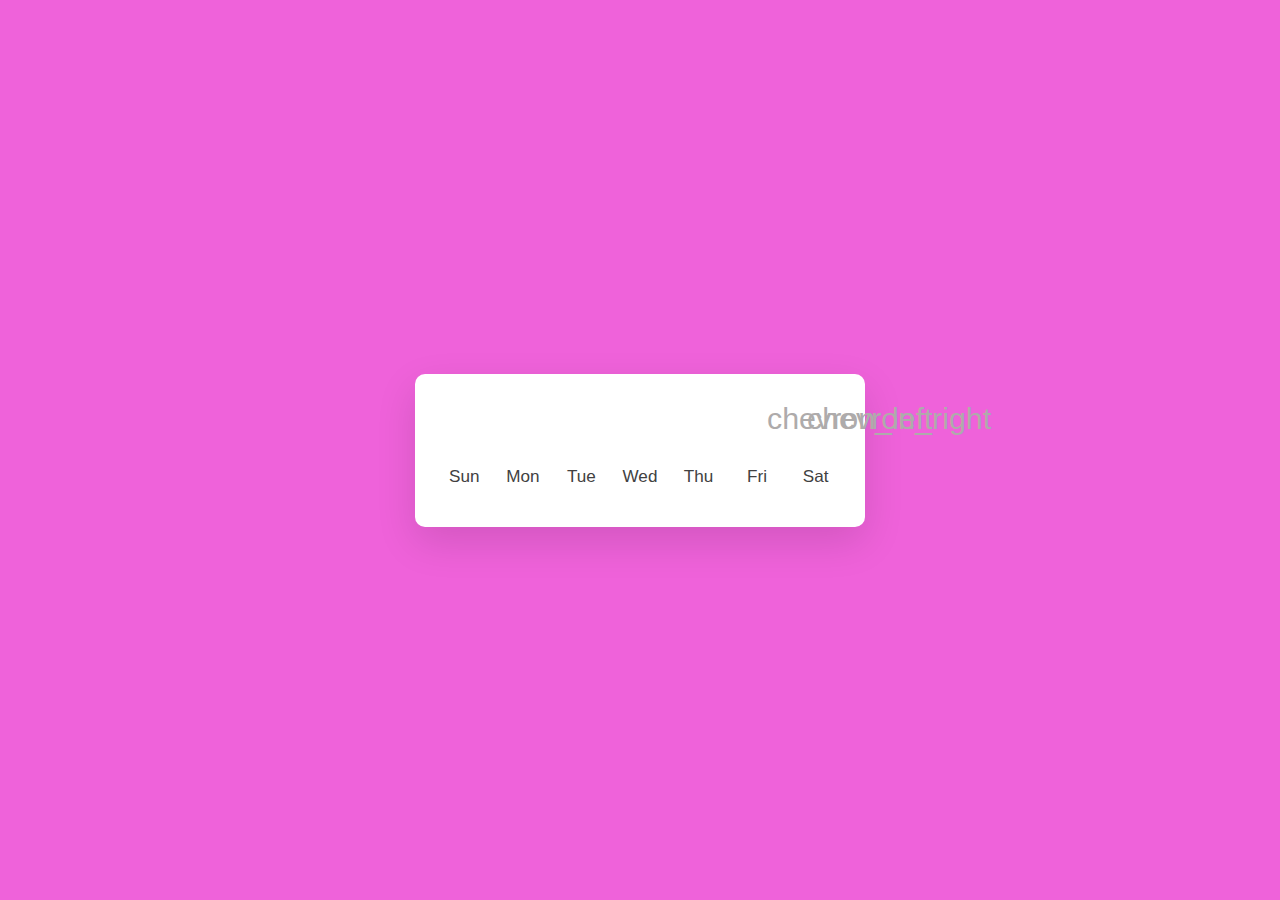
<file: calendar.html>
<!DOCTYPE html>
<html lang="en" dir="ltr">

<head>
	<meta charset="utf-8">
	<title>Calendar</title>
	<meta name="viewport"
		content="width=device-width, initial-scale=1.0">
	<link rel="stylesheet"
		href=
        "calendar.css">
</head>

<body>
    <script src="..\scripts\calendar.js"></script>
	<div class="calendar-container">
		<header class="calendar-header">
			<p class="calendar-current-date"></p>
			<div class="calendar-navigation">
				<span id="calendar-prev"
					class="material-symbols-rounded">
					chevron_left
				</span>
				<span id="calendar-next"
					class="material-symbols-rounded">
					chevron_right
				</span>
			</div>
		</header>

		<div class="calendar-body">
			<ul class="calendar-weekdays">
				<li>Sun</li>
				<li>Mon</li>
				<li>Tue</li>
				<li>Wed</li>
				<li>Thu</li>
				<li>Fri</li>
				<li>Sat</li>
			</ul>
			<ul class="calendar-dates"></ul>
		</div>
	</div>
</body>
</html>
</file>
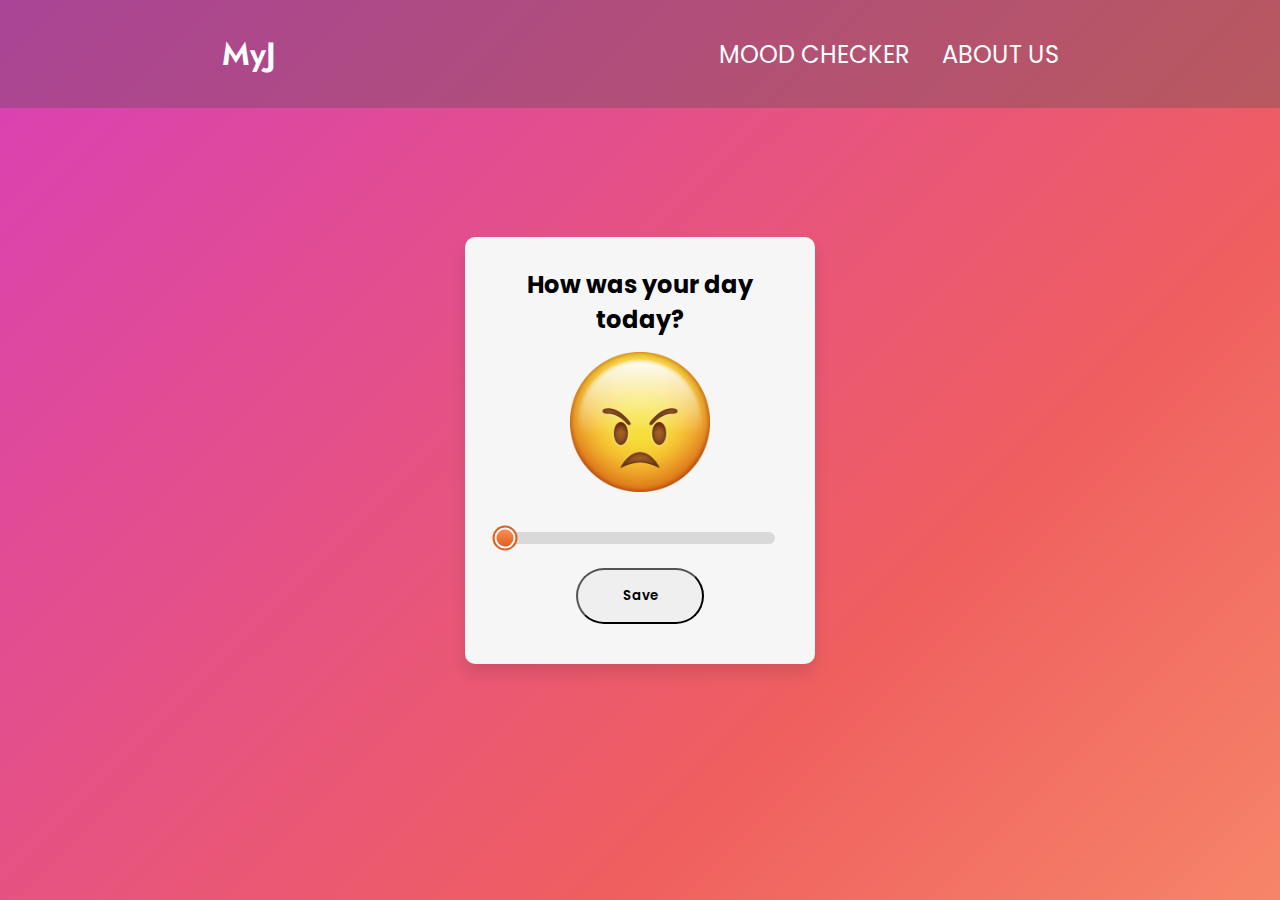
<file: pages/mood.html>
<!DOCTYPE html>
<html lang="en">
<head>
    <meta charset="UTF-8">
    <meta name="viewport" content="width=device-width, initial-scale=1.0">
    <link rel="stylesheet" href="../styles/moodcheck.css">
    <script src="../scripts/mood.js" type="module" defer></script>
    <script src="../scripts/ghettoapi.js" type="module"></script>
    <title>MyJ</title>
</head>
<body>
    <!-- Navigation Bar -->
    <nav id="desktop-nav">
        <div class="logo"><a href="index.html" class="logolink">MyJ</a></div>
        <div>
            <ul class="nav-links">
                <li><a href="mood.html" class="links">MOOD CHECKER</a></li>
                
                <li><a href="about.html" class="links">ABOUT US</a></li>
            </ul>
        </div>
    </nav> 

    <!-- Gradient Background -->
    <!--<section class="gradient"></section> -->

    <!-- Mood Slider --> 
    <div class="wrapper" id="wrapperID">
        <h1 id="question">How was your day today?</h1>
        <div class="section">
          <ul class="emojis">
            <li class="slide-emoji"><img src="../assets/emoji5.png" alt=""></li>
            <li><img src="../assets/emoji4.png" alt=""></li>
            <li><img src="../assets/emoji3.png" alt=""></li>
            <li><img src="../assets/emoji2.png" alt=""></li>
            <li><img src="../assets/emoji1.png" alt=""></li>
          </ul>
        </div>
        <div class="slider">
          <div class="thumb"><span></span></div>
          <div class="progress-bar"></div>
          <input type="range" min="1" value="50" max="100">
        </div>
        <button class="submit" id="firstMoodButton" onclick="">Save</button> <!-- NEED TO ADD AN ONCLICK THING FOR PROMPT-->
      </div>
    
      <script>
        
      </script>


</body>
</html>
</file>
<file: calendar.css>
* {
	margin: 0;
	padding: 0;
	font-family: 'Poppins', sans-serif;
}

body {
	display: flex;
	background: #ef62da;
	min-height: 100vh;
	padding: 0 10px;
	align-items: center;
	justify-content: center;
}

.calendar-container {
	background: #fff;
	width: 450px;
	border-radius: 10px;
	box-shadow: 0 15px 40px rgba(0, 0, 0, 0.12);
}

.calendar-container header {
	display: flex;
	align-items: center;
	padding: 25px 30px 10px;
	justify-content: space-between;
}

header .calendar-navigation {
	display: flex;
}

header .calendar-navigation span {
	height: 38px;
	width: 38px;
	margin: 0 1px;
	cursor: pointer;
	text-align: center;
	line-height: 38px;
	border-radius: 50%;
	user-select: none;
	color: #aeabab;
	font-size: 1.9rem;
}

.calendar-navigation span:last-child {
	margin-right: -10px;
}

header .calendar-navigation span:hover {
	background: #f2f2f2;
}

header .calendar-current-date {
	font-weight: 500;
	font-size: 1.45rem;
}

.calendar-body {
	padding: 20px;
}

.calendar-body ul {
	list-style: none;
	flex-wrap: wrap;
	display: flex;
	text-align: center;
}

.calendar-body .calendar-dates {
	margin-bottom: 20px;
}

.calendar-body li {
	width: calc(100% / 7);
	font-size: 1.07rem;
	color: #414141;
}

.calendar-body .calendar-weekdays li {
	cursor: default;
	font-weight: 500;
}

.calendar-body .calendar-dates li {
	margin-top: 30px;
	position: relative;
	z-index: 1;
	cursor: pointer;
}

.calendar-dates li.inactive {
	color: #aaa;
}

.calendar-dates li.active {
	color: #fff;
}

.calendar-dates li::before {
	position: absolute;
	content: "";
	z-index: -1;
	top: 50%;
	left: 50%;
	width: 40px;
	height: 40px;
	border-radius: 50%;
	transform: translate(-50%, -50%);
}

.calendar-dates li.active::before {
	background: #6332c5;
}

.calendar-dates li:not(.active):hover::before {
	background: #e4e1e1;
}
</file>
<file: styles/moodcheck.css>
@import url('https://fonts.googleapis.com/css2?family=Poppins:wght@200;300;400;500;600;700&display=swap');
@import url('https://fonts.googleapis.com/css2?family=Jost:wght@300&family=Poppins:wght@300;400;500;600&display=swap');

*{
  margin: 0;
  padding: 0;
  box-sizing: border-box;
  font-family: 'Poppins', sans-serif;
}
body{
  display: flex;
  align-items: center;
  justify-content: center;
  min-height: 100vh;
  background: linear-gradient(-45deg, #4158D0, #e560dc, #ffb374, #ef5f5f, #d840b6);
    background-size: 400%, 400%;
    animation: gradientbackground 12s ease infinite;
  padding: 20px;
  transition: all 0.3s ease;
}

@keyframes gradientbackground {
  0% {
      background-position: 0% 50%;
  }
  50% {
      background-position: 100% 100%;
  }
  100% {
      background-position: 0% 50%;
  }
}

nav, .nav-links {
  display: flex;
  top: 0;
  width: 100%;
}

.logo {
  font-size: 2rem;
  font-weight: 600;
  font-family: 'Jost', sans-serif;
}

.logolink {
    font-family: 'Jost', sans-serif;
}

.logo:hover {
  cursor: default;
}

nav {
  justify-content: space-around;
  align-items: center;
  height: 12vh;
  background-color: rgb(64,78,77, 0.3);
  color: white;
  backface-visibility: 20%;
  position: absolute;
}

.nav-links {
  gap: 2rem;
  list-style: none;
  font-size: 1.5rem;
  background-color: transparent;
}

a {
  color: white;
  text-decoration: none;
  text-decoration-color: white;
  background-color: transparent;
  
}

.links:hover {
  color: white;
  text-decoration: underline;
  text-underline-offset: 1rem;
  text-decoration-color: white;
  transition: all 3 ease;
} 


.wrapper{
  background: #f6f6f6;
  padding: 30px 40px 40px;
  border-radius: 10px;
  max-width: 350px;
  width: 100%;
  height: 100%;
  display: flex;
  align-items: center;
  flex-direction: column;
  box-shadow: 0px 10px 15px rgba(0,0,0,0.1);
}
.wrapper .section{
  height: 140px;
  width: 140px;
  overflow: hidden;
}
.wrapper .section .emojis{
  height: 500%;
  display: flex;
  flex-direction: column;
}
.wrapper .section li{
  height: 20%;
  width: 100%;
  list-style: none;
  transition: all 0.3s ease;
}
.section li img{
  height: 100%;
  width: 100%;
}
.wrapper .slider{
  margin-top: 40px;
  height: 12px;
  width: 100%;
  position: relative;
  background: #d9d9d9;
  border-radius: 50px;
}
.slider input{
  height: 100%;
  width: 100%;
  appearance: none;
  -webkit-appearance: none;
  position: absolute;
  background: none;
  outline: none;
  top: 0;
  z-index: 2;
}
.slider input::-webkit-slider-thumb{
  -webkit-appearance: none;
  height: 20px;
  width: 20px;
  background: none;
  cursor: pointer;
}
.slider .progress-bar{
  height: 100%;
  width: 0%;
  background: linear-gradient(45deg,#FD8D58, #DC611E);
  border-radius: 50px;
  position: relative;
}
body.angry .progress-bar{
  background: linear-gradient(45deg,#FD8D58, #DC611E);
}
body.confuse .progress-bar{
  background: linear-gradient(45deg,#FEA954, #DA7315);
}
body.like .progress-bar{
  background: linear-gradient(45deg,#FED151, #DE981F);
}
.slider .thumb{
  height: 25px;
  width: 25px;
  background: #DC611E;
  border-radius: 50%;
  position: absolute;
  top: 50%;
  left: 0;
  transform: translate(-50%, -50%);
  z-index: 1;
  padding: 2px;
}
body.angry .thumb{
  background: #DC611E;
}
body.confuse .thumb{
  background: #DA7315;
}
body.like .thumb{
  background: #DE981F;
}
.slider .thumb span{
  height: 100%;
  width: 100%;
  border: 2px solid #f6f6f6;
  border-radius: 50%;
  background: linear-gradient(#FD8D58, #DC611E);
  display: block;
}
body.angry .thumb span{
  background: linear-gradient(#FD8D58, #DC611E);
}
body.confuse .thumb span{
  background: linear-gradient(#FEA954, #DA7315);
}
body.like .thumb span{
  background: linear-gradient(#FED151, #DE981F);
}

.submit {
    font-weight: 600;
    transition: all 300ms ease;
    margin-top: 1.5rem;
    padding: 1rem;
    width: 8rem;
    border-radius: 2rem;
}



.wrapper h1 {
    text-align: center;
    font-size: 1.5rem;
    margin-bottom: 15px;
}
</file>
